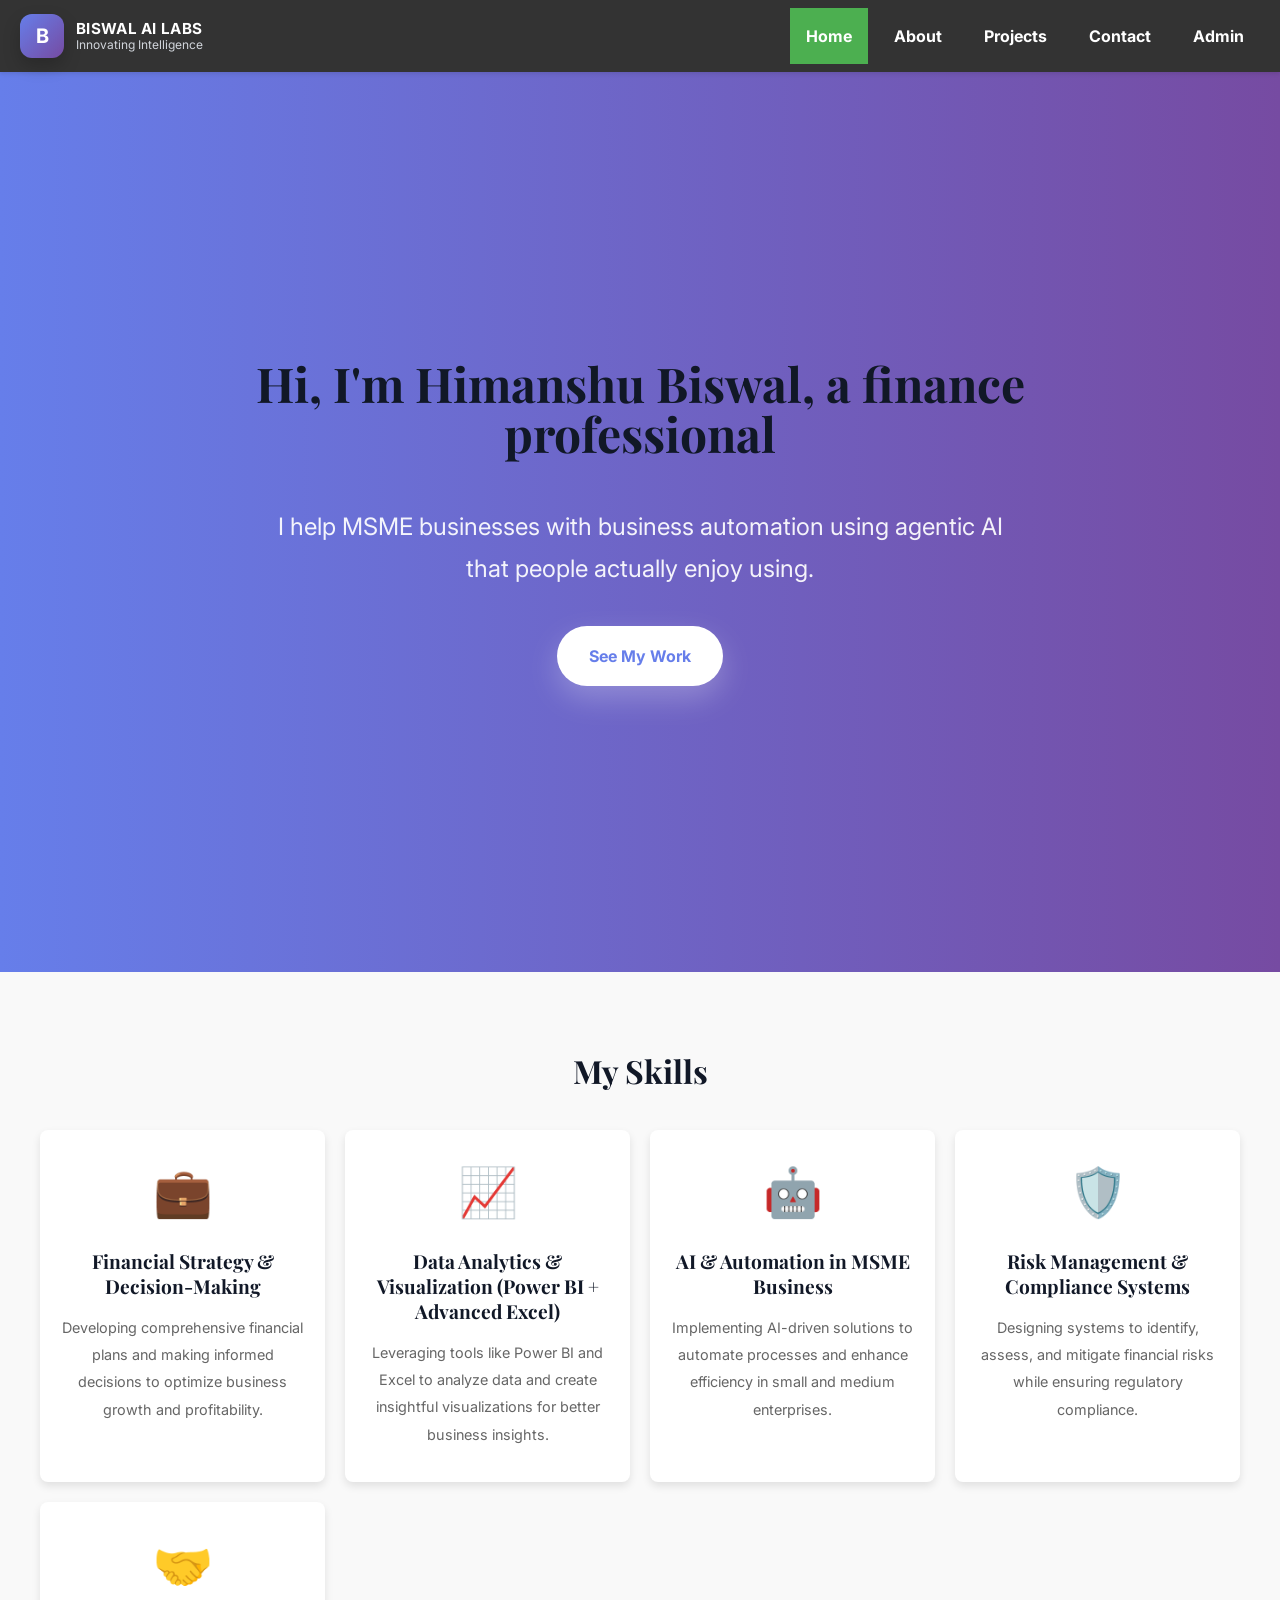
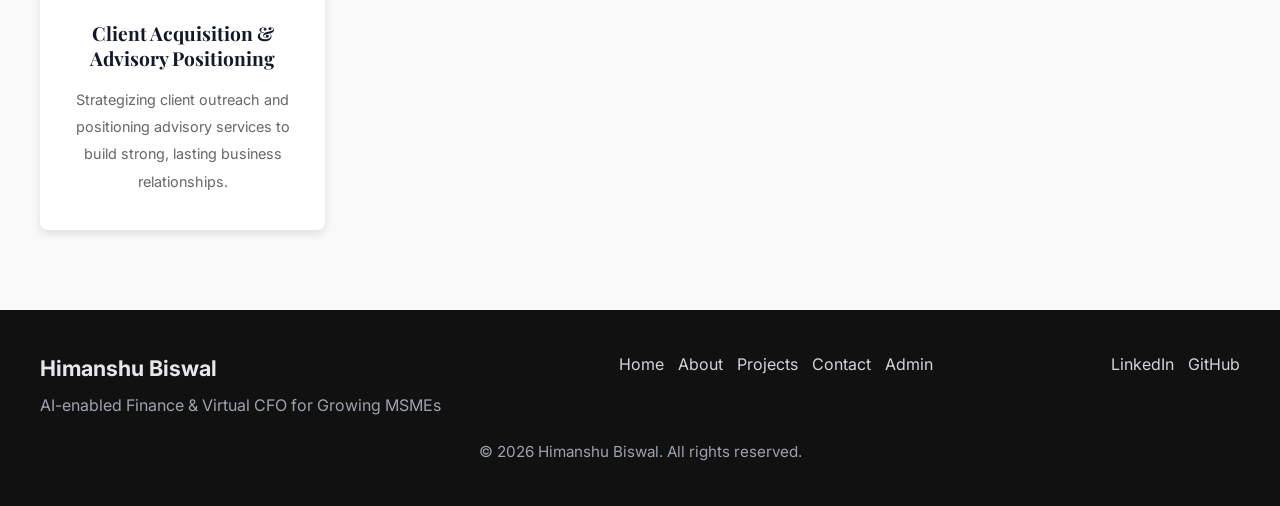
<file: index.html>
<!-- This declaration tells the browser that this is an HTML5 document -->
<!DOCTYPE html>

<!-- The <html> tag is the root element of the entire HTML document. The 'lang="en"' attribute specifies that the content is in English -->
<html lang="en">

<!-- The <head> section contains meta-information about the document, like the title and links to stylesheets or scripts -->
<head>
    <!-- This meta tag sets the character encoding to UTF-8, which supports most characters and symbols -->
    <meta charset="UTF-8">
    <!-- This meta tag makes the website responsive, meaning it adjusts to different screen sizes like phones and tablets -->
    <meta name="viewport" content="width=device-width, initial-scale=1.0">
    <!-- The <title> tag sets the title that appears in the browser tab -->
    <title>Himanshu Biswal - Finance Professional Portfolio</title>
    <!-- This <link> tag connects the HTML file to an external CSS file called 'styles.css' for styling the page -->
    <link rel="stylesheet" href="styles.css">
</head>

<!-- The <body> section contains all the visible content of the webpage, like text, images, and other elements -->
<body>
    <header class="site-header">
        <a href="index.html" class="site-logo">
            <div class="logo-mark">B</div>
            <div class="logo-text">
                <span class="logo-title">BISWAL AI LABS</span>
                <span class="logo-subtitle">Innovating Intelligence</span>
            </div>
        </a>
        <button class="menu-toggle" aria-label="Toggle navigation">☰</button>
        <nav class="site-nav">
            <ul>
                <li><a href="index.html" class="active">Home</a></li>
                <li><a href="about.html">About</a></li>
                <li><a href="projects.html">Projects</a></li>
                <li><a href="contact.html">Contact</a></li>
                <li><a href="admin.html">Admin</a></li>
            </ul>
        </nav>
    </header>
    <!-- Home section -->
    <section id="home">
        <!-- Hero section with headline, subheadline, and CTA button -->
        <div class="hero">
            <h1>Hi, I'm Himanshu Biswal, a finance professional</h1>
            <p>I help MSME businesses with business automation using agentic AI that people actually enjoy using.</p>
            <a href="projects.html" class="cta-button">See My Work</a>
        </div>
        <!-- Skills section -->
        <div class="skills">
            <h2>My Skills</h2>
            <div class="skills-grid">
                <div class="skill-card">
                    <div class="icon">💼</div>
                    <h3>Financial Strategy & Decision-Making</h3>
                    <p>Developing comprehensive financial plans and making informed decisions to optimize business growth and profitability.</p>
                </div>
                <div class="skill-card">
                    <div class="icon">📈</div>
                    <h3>Data Analytics & Visualization (Power BI + Advanced Excel)</h3>
                    <p>Leveraging tools like Power BI and Excel to analyze data and create insightful visualizations for better business insights.</p>
                </div>
                <div class="skill-card">
                    <div class="icon">🤖</div>
                    <h3>AI & Automation in MSME Business</h3>
                    <p>Implementing AI-driven solutions to automate processes and enhance efficiency in small and medium enterprises.</p>
                </div>
                <div class="skill-card">
                    <div class="icon">🛡️</div>
                    <h3>Risk Management & Compliance Systems</h3>
                    <p>Designing systems to identify, assess, and mitigate financial risks while ensuring regulatory compliance.</p>
                </div>
                <div class="skill-card">
                    <div class="icon">🤝</div>
                    <h3>Client Acquisition & Advisory Positioning</h3>
                    <p>Strategizing client outreach and positioning advisory services to build strong, lasting business relationships.</p>
                </div>
            </div>
        </div>
    </section>

    <footer class="site-footer">
        <div class="footer-content">
            <div class="footer-brand">
                <p class="footer-name">Himanshu Biswal</p>
                <p class="footer-tagline">AI-enabled Finance & Virtual CFO for Growing MSMEs</p>
            </div>
            <div class="footer-nav">
                <a href="index.html">Home</a>
                <a href="about.html">About</a>
                <a href="projects.html">Projects</a>
                <a href="contact.html">Contact</a>
                <a href="admin.html">Admin</a>
            </div>
            <div class="footer-social">
                <a href="https://linkedin.com/in/himanshu-biswal-finance" target="_blank" rel="noopener">LinkedIn</a>
                <a href="https://github.com/himanshubiswal" target="_blank" rel="noopener">GitHub</a>
            </div>
        </div>
        <div class="footer-copy">© 2026 Himanshu Biswal. All rights reserved.</div>
    </footer>

    <!-- This <script> tag links to an external JavaScript file called 'script.js' for adding interactive features -->
    <script src="script.js"></script>
</body>

<!-- Closes the <html> tag, ending the document -->
</html>
</file>
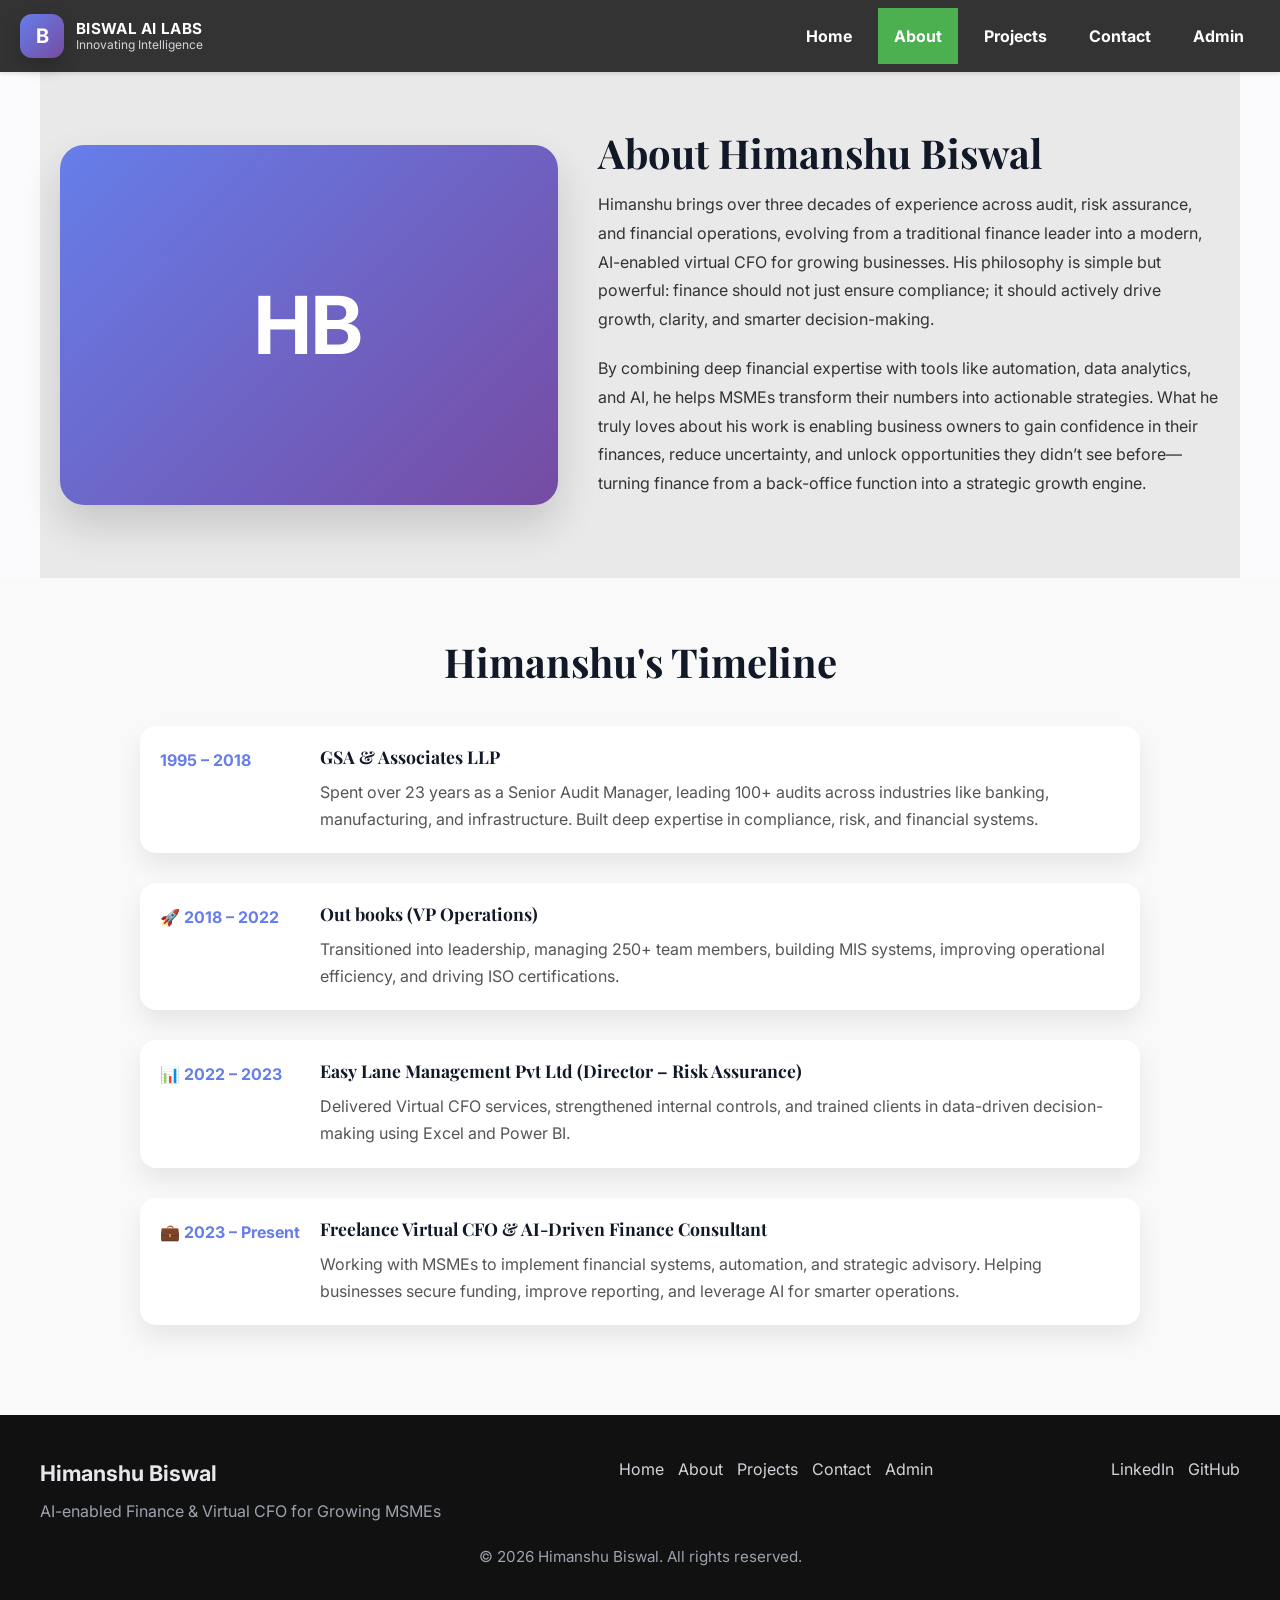
<file: about.html>
<!DOCTYPE html>
<html lang="en">
<head>
    <meta charset="UTF-8">
    <meta name="viewport" content="width=device-width, initial-scale=1.0">
    <title>About Himanshu Biswal</title>
    <link rel="stylesheet" href="styles.css">
</head>
<body>
    <header class="site-header">
        <a href="index.html" class="site-logo">
            <div class="logo-mark">B</div>
            <div class="logo-text">
                <span class="logo-title">BISWAL AI LABS</span>
                <span class="logo-subtitle">Innovating Intelligence</span>
            </div>
        </a>
        <button class="menu-toggle" aria-label="Toggle navigation">☰</button>
        <nav class="site-nav">
            <ul>
                <li><a href="index.html">Home</a></li>
                <li><a href="about.html" class="active">About</a></li>
                <li><a href="projects.html">Projects</a></li>
                <li><a href="contact.html">Contact</a></li>
                <li><a href="admin.html">Admin</a></li>
            </ul>
        </nav>
    </header>

    <section id="about" class="about-intro">
        <div class="profile-placeholder">HB</div>
        <div class="about-content">
            <h1>About Himanshu Biswal</h1>
            <p>Himanshu brings over three decades of experience across audit, risk assurance, and financial operations, evolving from a traditional finance leader into a modern, AI-enabled virtual CFO for growing businesses. His philosophy is simple but powerful: finance should not just ensure compliance; it should actively drive growth, clarity, and smarter decision-making.</p>
            <p>By combining deep financial expertise with tools like automation, data analytics, and AI, he helps MSMEs transform their numbers into actionable strategies. What he truly loves about his work is enabling business owners to gain confidence in their finances, reduce uncertainty, and unlock opportunities they didn’t see before—turning finance from a back-office function into a strategic growth engine.</p>
        </div>
    </section>

    <section class="timeline">
        <h2>Himanshu's Timeline</h2>
        <div class="timeline-item">
            <div class="timeline-icon">1995 – 2018</div>
            <div>
                <h3>GSA & Associates LLP</h3>
                <p>Spent over 23 years as a Senior Audit Manager, leading 100+ audits across industries like banking, manufacturing, and infrastructure. Built deep expertise in compliance, risk, and financial systems.</p>
            </div>
        </div>
        <div class="timeline-item">
            <div class="timeline-icon">🚀 2018 – 2022</div>
            <div>
                <h3>Out books (VP Operations)</h3>
                <p>Transitioned into leadership, managing 250+ team members, building MIS systems, improving operational efficiency, and driving ISO certifications.</p>
            </div>
        </div>
        <div class="timeline-item">
            <div class="timeline-icon">📊 2022 – 2023</div>
            <div>
                <h3>Easy Lane Management Pvt Ltd (Director – Risk Assurance)</h3>
                <p>Delivered Virtual CFO services, strengthened internal controls, and trained clients in data-driven decision-making using Excel and Power BI.</p>
            </div>
        </div>
        <div class="timeline-item">
            <div class="timeline-icon">💼 2023 – Present</div>
            <div>
                <h3>Freelance Virtual CFO & AI-Driven Finance Consultant</h3>
                <p>Working with MSMEs to implement financial systems, automation, and strategic advisory. Helping businesses secure funding, improve reporting, and leverage AI for smarter operations.</p>
            </div>
        </div>
    </section>

    <footer class="site-footer">
        <div class="footer-content">
            <div class="footer-brand">
                <p class="footer-name">Himanshu Biswal</p>
                <p class="footer-tagline">AI-enabled Finance & Virtual CFO for Growing MSMEs</p>
            </div>
            <div class="footer-nav">
                <a href="index.html">Home</a>
                <a href="about.html">About</a>
                <a href="projects.html">Projects</a>
                <a href="contact.html">Contact</a>
                <a href="admin.html">Admin</a>
            </div>
            <div class="footer-social">
                <a href="https://linkedin.com/in/himanshu-biswal-finance" target="_blank" rel="noopener">LinkedIn</a>
                <a href="https://github.com/himanshubiswal" target="_blank" rel="noopener">GitHub</a>
            </div>
        </div>
        <div class="footer-copy">© 2026 Himanshu Biswal. All rights reserved.</div>
    </footer>

    <script src="script.js"></script>
</body>
</html>
</file>
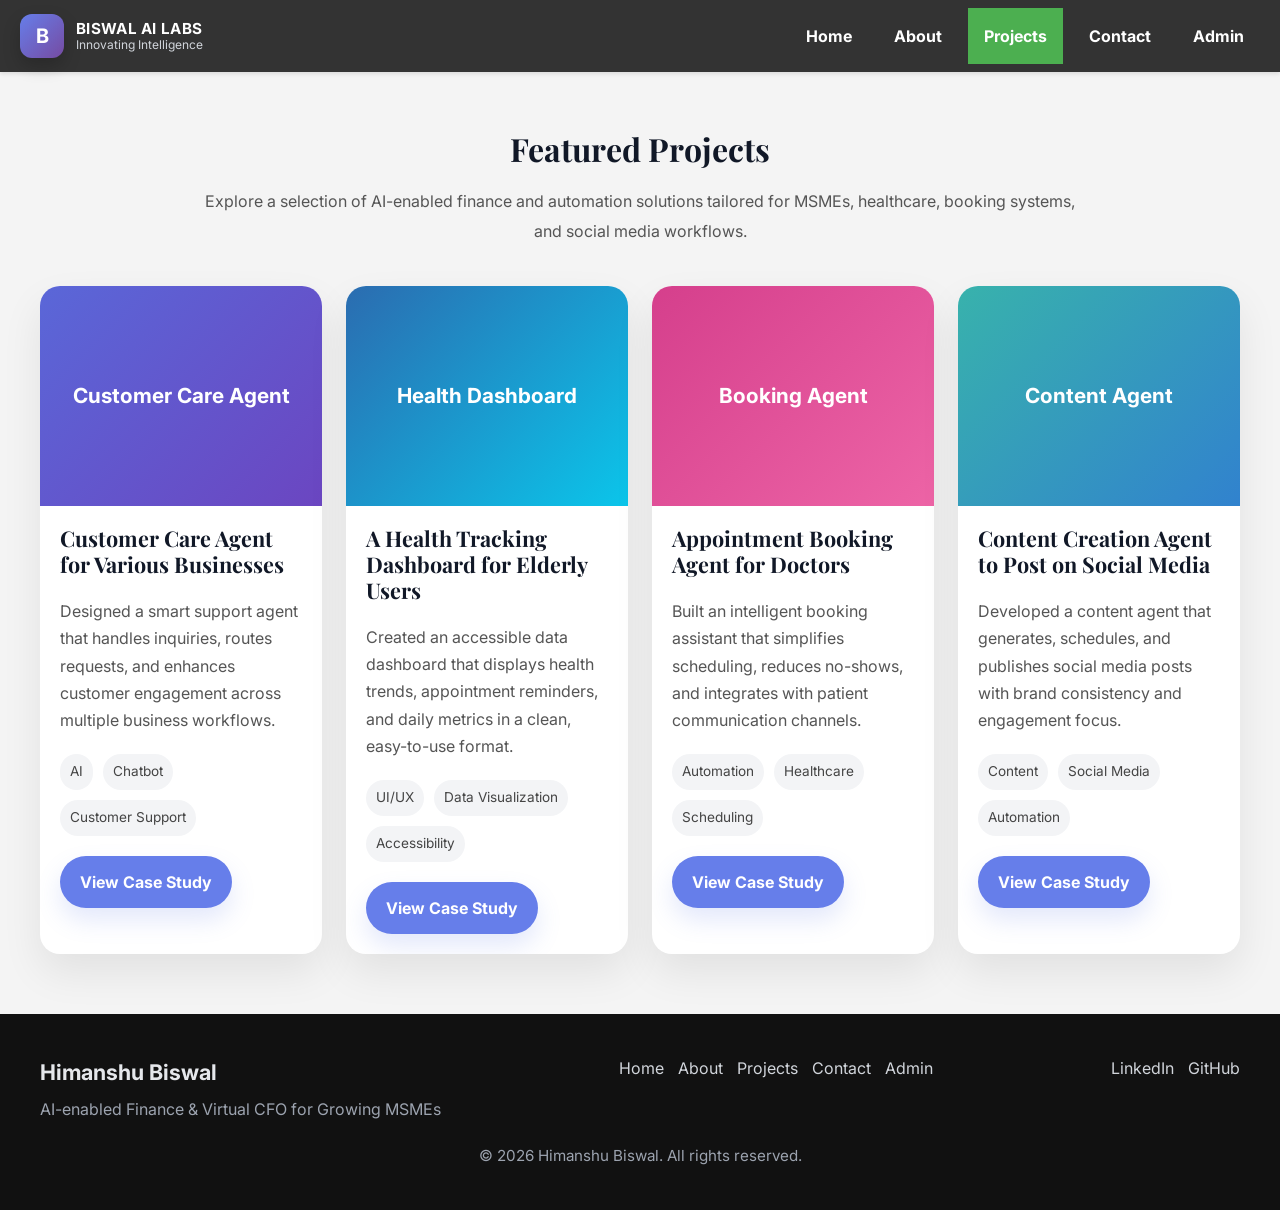
<file: projects.html>
<!DOCTYPE html>
<html lang="en">
<head>
    <meta charset="UTF-8">
    <meta name="viewport" content="width=device-width, initial-scale=1.0">
    <title>Projects | Himanshu Biswal</title>
    <link rel="stylesheet" href="styles.css">
</head>
<body>
    <header class="site-header">
        <a href="index.html" class="site-logo">
            <div class="logo-mark">B</div>
            <div class="logo-text">
                <span class="logo-title">BISWAL AI LABS</span>
                <span class="logo-subtitle">Innovating Intelligence</span>
            </div>
        </a>
        <button class="menu-toggle" aria-label="Toggle navigation">☰</button>
        <nav class="site-nav">
            <ul>
                <li><a href="index.html">Home</a></li>
                <li><a href="about.html">About</a></li>
                <li><a href="projects.html" class="active">Projects</a></li>
                <li><a href="contact.html">Contact</a></li>
                <li><a href="admin.html">Admin</a></li>
            </ul>
        </nav>
    </header>

    <section id="projects" class="projects-gallery">
        <div class="section-header">
            <h1>Featured Projects</h1>
            <p>Explore a selection of AI-enabled finance and automation solutions tailored for MSMEs, healthcare, booking systems, and social media workflows.</p>
        </div>

        <div class="projects-grid">
            <article class="project-card">
                <div class="project-image gradient-1">
                    <div class="project-image-label">Customer Care Agent</div>
                </div>
                <h2>Customer Care Agent for Various Businesses</h2>
                <p>Designed a smart support agent that handles inquiries, routes requests, and enhances customer engagement across multiple business workflows.</p>
                <div class="project-tags">
                    <span>AI</span>
                    <span>Chatbot</span>
                    <span>Customer Support</span>
                </div>
                <a href="#" class="secondary-button">View Case Study</a>
            </article>

            <article class="project-card">
                <div class="project-image gradient-2">
                    <div class="project-image-label">Health Dashboard</div>
                </div>
                <h2>A Health Tracking Dashboard for Elderly Users</h2>
                <p>Created an accessible data dashboard that displays health trends, appointment reminders, and daily metrics in a clean, easy-to-use format.</p>
                <div class="project-tags">
                    <span>UI/UX</span>
                    <span>Data Visualization</span>
                    <span>Accessibility</span>
                </div>
                <a href="#" class="secondary-button">View Case Study</a>
            </article>

            <article class="project-card">
                <div class="project-image gradient-3">
                    <div class="project-image-label">Booking Agent</div>
                </div>
                <h2>Appointment Booking Agent for Doctors</h2>
                <p>Built an intelligent booking assistant that simplifies scheduling, reduces no-shows, and integrates with patient communication channels.</p>
                <div class="project-tags">
                    <span>Automation</span>
                    <span>Healthcare</span>
                    <span>Scheduling</span>
                </div>
                <a href="#" class="secondary-button">View Case Study</a>
            </article>

            <article class="project-card">
                <div class="project-image gradient-4">
                    <div class="project-image-label">Content Agent</div>
                </div>
                <h2>Content Creation Agent to Post on Social Media</h2>
                <p>Developed a content agent that generates, schedules, and publishes social media posts with brand consistency and engagement focus.</p>
                <div class="project-tags">
                    <span>Content</span>
                    <span>Social Media</span>
                    <span>Automation</span>
                </div>
                <a href="#" class="secondary-button">View Case Study</a>
            </article>
        </div>
    </section>

    <footer class="site-footer">
        <div class="footer-content">
            <div class="footer-brand">
                <p class="footer-name">Himanshu Biswal</p>
                <p class="footer-tagline">AI-enabled Finance & Virtual CFO for Growing MSMEs</p>
            </div>
            <div class="footer-nav">
                <a href="index.html">Home</a>
                <a href="about.html">About</a>
                <a href="projects.html">Projects</a>
                <a href="contact.html">Contact</a>
                <a href="admin.html">Admin</a>
            </div>
            <div class="footer-social">
                <a href="https://linkedin.com/in/himanshu-biswal-finance" target="_blank" rel="noopener">LinkedIn</a>
                <a href="https://github.com/himanshubiswal" target="_blank" rel="noopener">GitHub</a>
            </div>
        </div>
        <div class="footer-copy">© 2026 Himanshu Biswal. All rights reserved.</div>
    </footer>

    <script src="script.js"></script>
</body>
</html>
</file>
<file: styles.css>
@import url('https://fonts.googleapis.com/css2?family=Inter:wght@400;500;600;700&family=Playfair+Display:wght@600;700&display=swap');

/* Styles for Himanshu's Portfolio */

*, *::before, *::after {
    box-sizing: border-box;
}

:root {
    font-family: 'Inter', sans-serif;
    font-size: 16px;
    line-height: 1.75;
    color: #111827;
    background-color: #fbfbfd;
}

body {
    margin: 0;
    min-height: 100vh;
    font-family: inherit;
    font-size: 1rem;
    line-height: 1.75;
    color: inherit;
    background-color: inherit;
}

h1, h2, h3, h4, h5, h6 {
    font-family: 'Playfair Display', serif;
    color: #111827;
    margin: 0;
}

h1 {
    font-size: 3rem;
    line-height: 1.05;
}

h2 {
    font-size: 2rem;
    line-height: 1.2;
}

h3 {
    font-size: 1.5rem;
    line-height: 1.3;
}

/* Site header styles */
.site-header {
    position: sticky;
    top: 0;
    z-index: 100;
    display: flex;
    align-items: center;
    justify-content: space-between;
    background-color: #333;
    box-shadow: 0 2px 4px rgba(0,0,0,0.1);
    padding: 0 20px;
    min-height: 72px;
}

.site-logo {
    display: flex;
    align-items: center;
    gap: 12px;
    color: white;
    text-decoration: none;
    padding: 12px 0;
    flex-shrink: 0;
}

.menu-toggle {
    display: none;
    background: none;
    border: none;
    color: white;
    font-size: 1.9rem;
    cursor: pointer;
    padding: 12px;
}

.site-nav {
    flex: 1;
    display: flex;
    justify-content: flex-end;
}

.site-nav ul {
    list-style: none;
    display: flex;
    justify-content: flex-end;
    gap: 10px;
    margin: 0;
    padding: 0;
}

.site-nav li {
    flex: none;
}

.logo-mark {
    width: 44px;
    height: 44px;
    border-radius: 12px;
    background: linear-gradient(135deg, #667eea, #764ba2);
    display: flex;
    align-items: center;
    justify-content: center;
    font-size: 1.25rem;
    font-weight: bold;
    box-shadow: 0 8px 18px rgba(0, 0, 0, 0.2);
}

.logo-text {
    display: flex;
    flex-direction: column;
    line-height: 1.1;
}

.logo-title {
    font-size: 0.95rem;
    font-weight: bold;
    letter-spacing: 0.02em;
}

.logo-subtitle {
    font-size: 0.75rem;
    color: #d1d5db;
}

@media (max-width: 768px) {
    .site-header {
        padding: 0 16px;
    }

    .menu-toggle {
        display: block;
    }

    .site-nav {
        position: absolute;
        left: 0;
        right: 0;
        top: 72px;
        background-color: #333;
        overflow: hidden;
        max-height: 0;
        transition: max-height 0.3s ease;
        z-index: 99;
    }

    .site-nav.open {
        max-height: 280px;
    }

    .site-nav ul {
        flex-direction: column;
        align-items: stretch;
        gap: 0;
    }

    .site-nav li {
        width: 100%;
    }

    .site-nav a {
        width: 100%;
        text-align: left;
        padding: 14px 20px;
        border-top: 1px solid rgba(255,255,255,0.08);
    }

    nav a:hover,
    nav a.active {
        background-color: rgba(255,255,255,0.08);
    }
}

nav a {
    display: block; /* Makes the entire area clickable */
    color: white; /* White text for contrast */
    text-align: center; /* Centers the text */
    padding: 14px 16px; /* Adds padding for better clickability and spacing */
    text-decoration: none; /* Removes underline from links */
    font-weight: bold; /* Makes text bold for emphasis */
    transition: background-color 0.3s; /* Smooth transition for hover effect */
}

nav a:hover {
    background-color: #555; /* Darker background on hover */
}

nav a.active {
    background-color: #4CAF50; /* Green highlight for the active link */
}

@media (max-width: 768px) {
    .projects-grid {
        grid-template-columns: 1fr;
    }

    .contact-grid {
        grid-template-columns: 1fr;
    }

    .hero h1 {
        font-size: 2.3rem;
    }

    .hero p {
        font-size: 1.15rem;
        max-width: 100%;
    }

    .footer-content {
        flex-direction: column;
        align-items: stretch;
    }
}

/* Section styles */
section {
    padding: 80px 20px;
    box-sizing: border-box;
}

@media (max-width: 900px) {
    section {
        padding: 60px 16px;
    }
}

#home {
    min-height: 100vh;
    background: linear-gradient(to right, #667eea, #764ba2);
    color: white;
    padding: 0;
}

.hero {
    display: flex;
    flex-direction: column;
    justify-content: center;
    align-items: center;
    min-height: 100vh;
    text-align: center;
    max-width: 900px;
    padding: 40px 20px;
    margin: 0 auto;
}

.hero h1 {
    font-size: 3rem;
    margin-bottom: 24px;
}

.hero p {
    font-size: 1.5rem;
    max-width: 760px;
    margin-bottom: 36px;
    color: rgba(255,255,255,0.92);
}

.cta-button,
.secondary-button,
.submit-button {
    display: inline-block;
    background-color: #667eea;
    color: white;
    padding: 16px 32px;
    text-decoration: none;
    border-radius: 999px;
    font-weight: 700;
    border: none;
    cursor: pointer;
    transition: background-color 0.3s, transform 0.2s, box-shadow 0.2s;
    box-shadow: 0 12px 24px rgba(102, 126, 234, 0.18);
}

.cta-button {
    background-color: #ffffff;
    color: #667eea;
    box-shadow: 0 12px 30px rgba(255,255,255,0.25);
}

.cta-button:hover,
.secondary-button:hover,
.submit-button:hover {
    transform: translateY(-2px);
    background-color: #5661d1;
}

.cta-button:hover {
    background-color: #f4f4ff;
}

/* Skills section styles */
.skills {
    background-color: #f9f9f9;
    padding: 80px 20px;
}

.skills h2 {
    text-align: center;
    margin-bottom: 40px;
    font-size: 2rem;
}

.skills p,
.project-card p,
.timeline-item p,
.contact-form-wrapper p,
.section-header p,
.about-content p {
    font-size: 1rem;
    line-height: 1.9;
}

.skills-grid {
    display: grid; /* Uses CSS grid for layout */
    grid-template-columns: repeat(auto-fit, minmax(250px, 1fr)); /* Responsive columns */
    gap: 20px; /* Spacing between cards */
    max-width: 1200px; /* Limits width */
    margin: 0 auto; /* Centers the grid */
}

.skill-card {
    background: white; /* White background for cards */
    padding: 20px; /* Padding inside cards */
    box-shadow: 0 4px 8px rgba(0,0,0,0.1); /* Subtle shadow */
    border-radius: 8px; /* Rounded corners */
    text-align: center; /* Centers content */
    transition: transform 0.3s; /* Smooth hover transition */
}

.skill-card:hover {
    transform: translateY(-5px); /* Lifts card on hover */
}

.skill-card .icon {
    font-size: 3rem; /* Large emoji icon */
    margin-bottom: 15px; /* Spacing below icon */
}

.skill-card h3 {
    margin-bottom: 10px; /* Spacing below title */
    font-size: 1.2rem; /* Title size */
}

.skill-card p {
    color: #666; /* Grey text for description */
    font-size: 0.9rem; /* Smaller description text */
}

#about {
    background-color: #e9e9e9; /* Slightly different background */
}

#projects {
    background-color: #f4f4f4;
}

.projects-gallery {
    padding: 60px 20px;
}

.section-header {
    max-width: 900px;
    margin: 0 auto 40px;
    text-align: center;
}

.section-header h1 {
    font-size: 2rem;
    margin-bottom: 20px;
}

.section-header p {
    color: #555;
    font-size: 1rem;
    line-height: 1.9;
}

.projects-grid {
    display: grid;
    grid-template-columns: repeat(auto-fit, minmax(280px, 1fr));
    gap: 24px;
    max-width: 1200px;
    margin: 0 auto;
}

.project-card {
    background: white;
    border-radius: 20px;
    overflow: hidden;
    box-shadow: 0 18px 40px rgba(0, 0, 0, 0.08);
    transform: translateY(10px);
    opacity: 0;
    animation: fadeInUp 0.7s ease forwards;
}

.project-card:nth-child(1) {
    animation-delay: 0.1s;
}

.project-card:nth-child(2) {
    animation-delay: 0.2s;
}

.project-card:nth-child(3) {
    animation-delay: 0.3s;
}

.project-card:nth-child(4) {
    animation-delay: 0.4s;
}

.project-image {
    min-height: 220px;
    display: grid;
    place-items: center;
    position: relative;
}

.project-image-label {
    color: white;
    font-size: 1.3rem;
    font-weight: bold;
    text-align: center;
    padding: 0 15px;
}

.gradient-1 {
    background: linear-gradient(135deg, #5a67d8, #6b46c1);
}

.gradient-2 {
    background: linear-gradient(135deg, #2b6cb0, #0bc5ea);
}

.gradient-3 {
    background: linear-gradient(135deg, #d53f8c, #ed64a6);
}

.gradient-4 {
    background: linear-gradient(135deg, #38b2ac, #3182ce);
}

.project-card h2 {
    margin: 20px;
    font-size: 1.35rem;
}

.project-card p {
    margin: 0 20px 20px;
    color: #555;
    line-height: 1.7;
}

.project-tags {
    display: flex;
    flex-wrap: wrap;
    gap: 10px;
    margin: 0 20px 20px;
}

.project-tags span {
    display: inline-block;
    padding: 6px 10px;
    border-radius: 999px;
    background-color: #f3f4f6;
    color: #444;
    font-size: 0.85rem;
}

.secondary-button {
    display: inline-block;
    margin: 0 20px 20px;
    padding: 12px 20px;
    background-color: #667eea;
    color: white;
    text-decoration: none;
    border-radius: 999px;
    font-weight: bold;
    transition: transform 0.2s, background-color 0.2s;
}

.secondary-button:hover {
    background-color: #5661d1;
    transform: translateY(-2px);
}

@keyframes fadeInUp {
    from {
        opacity: 0;
        transform: translateY(20px);
    }
    to {
        opacity: 1;
        transform: translateY(0);
    }
}

#contact {
    background-color: #e9e9e9;
}

.contact-section {
    background-color: #f9f9f9;
    padding: 60px 20px;
    width: 100%;
    max-width: 1200px;
    margin: 0 auto;
}

.contact-grid {
    display: grid;
    grid-template-columns: 1.5fr 1fr;
    gap: 40px;
    max-width: 1200px;
    margin: 0 auto;
    align-items: start;
}

.contact-form-wrapper {
    background: white;
    padding: 40px;
    border-radius: 24px;
    box-shadow: 0 24px 60px rgba(0,0,0,0.08);
}

.contact-form-wrapper label {
    display: block;
    margin-bottom: 8px;
    font-weight: bold;
    color: #222;
}

.contact-form-wrapper input,
.contact-form-wrapper select,
.contact-form-wrapper textarea {
    width: 100%;
    padding: 14px 16px;
    margin-bottom: 20px;
    border: 1px solid #d1d5db;
    border-radius: 12px;
    background-color: #fafafa;
    font-size: 1rem;
    transition: border-color 0.3s, box-shadow 0.3s;
}

.contact-form-wrapper input:focus,
.contact-form-wrapper select:focus,
.contact-form-wrapper textarea:focus {
    outline: none;
    border-color: #667eea;
    box-shadow: 0 0 0 4px rgba(102, 126, 234, 0.14);
}

.submit-button {
    display: inline-block;
    background-color: #667eea;
    color: white;
    border: none;
    padding: 15px 28px;
    border-radius: 999px;
    font-size: 1rem;
    font-weight: bold;
    cursor: pointer;
    transition: background-color 0.3s, transform 0.2s;
    position: relative;
}

.submit-button:disabled {
    cursor: not-allowed;
    opacity: 0.7;
}

.submit-button:hover {
    background-color: #5661d1;
    transform: translateY(-2px);
}

.spinner {
    width: 20px;
    height: 20px;
    border: 2px solid #ffffff;
    border-top: 2px solid transparent;
    border-radius: 50%;
    animation: spin 1s linear infinite;
    position: absolute;
    top: 50%;
    left: 50%;
    transform: translate(-50%, -50%);
}

.button-text {
    display: inline;
}

.submit-button.loading .button-text {
    visibility: hidden;
}

@keyframes spin {
    0% { transform: translate(-50%, -50%) rotate(0deg); }
    100% { transform: translate(-50%, -50%) rotate(360deg); }
}

.success-message {
    margin-top: 24px;
    padding: 18px 22px;
    border-radius: 14px;
    background-color: #ecfdf5;
    color: #164e2a;
    border: 1px solid #a7f3d0;
}

.error-message {
    margin-top: 24px;
    padding: 18px 22px;
    border-radius: 14px;
    background-color: #fef2f2;
    color: #991b1b;
    border: 1px solid #fca5a5;
}

.contact-info {
    background: white;
    padding: 40px;
    border-radius: 24px;
    box-shadow: 0 24px 60px rgba(0,0,0,0.08);
}

.contact-info h2 {
    margin-top: 0;
    font-size: 2rem;
}

.contact-info p {
    color: #333;
    line-height: 1.8;
    margin-bottom: 24px;
    font-size: 1rem;
}

.contact-info a {
    color: #667eea;
    text-decoration: none;
}

.contact-info a:hover {
    text-decoration: underline;
}

@media (max-width: 900px) {
    .contact-grid {
        grid-template-columns: 1fr;
        gap: 20px;
    }
}

.contact-form-wrapper,
.contact-info {
    width: 100%;
}

@media (max-width: 768px) {
    .contact-form-wrapper,
    .contact-info {
        padding: 30px 16px;
    }
}

/* About page layout */
.about-intro {
    display: grid;
    grid-template-columns: 1fr 1.25fr;
    gap: 40px;
    align-items: center;
    max-width: 1200px;
    margin: 0 auto;
    padding: 60px 20px;
}

.profile-placeholder {
    background: linear-gradient(135deg, #667eea, #764ba2);
    color: white;
    border-radius: 24px;
    display: flex;
    align-items: center;
    justify-content: center;
    min-height: 360px;
    font-size: 5rem;
    font-weight: bold;
    box-shadow: 0 20px 40px rgba(0, 0, 0, 0.15);
}

.about-content h1 {
    margin-top: 0;
    font-size: 2.5rem;
}

.about-content p {
    color: #333;
    line-height: 1.8;
    margin-bottom: 20px;
    font-size: 1rem;
}

.timeline {
    background-color: #f9f9f9;
    padding: 60px 20px;
}

.timeline h2 {
    text-align: center;
    font-size: 2.5rem;
    margin-bottom: 40px;
}

.timeline-item {
    display: grid;
    grid-template-columns: auto 1fr;
    gap: 20px;
    align-items: start;
    max-width: 1000px;
    margin: 0 auto 30px;
    padding: 20px;
    background: white;
    border-radius: 16px;
    box-shadow: 0 12px 24px rgba(0, 0, 0, 0.08);
}

.timeline-icon {
    font-size: 1rem;
    font-weight: bold;
    color: #667eea;
    min-width: 140px;
}

.timeline-item h3 {
    margin: 0 0 10px;
    font-size: 1.1rem;
}

.timeline-item p {
    margin: 0;
    color: #555;
    line-height: 1.7;
}

@media (max-width: 900px) {
    .about-intro {
        grid-template-columns: 1fr;
    }

    .timeline-item {
        grid-template-columns: 1fr;
    }

    .timeline-icon {
        min-width: auto;
    }
}

.site-footer {
    background-color: #111;
    color: #e5e7eb;
    padding: 40px 20px;
}

.footer-content {
    display: flex;
    flex-wrap: wrap;
    gap: 30px;
    justify-content: space-between;
    align-items: flex-start;
    max-width: 1200px;
    margin: 0 auto 20px;
}

.footer-brand {
    min-width: 220px;
}

.footer-name {
    margin: 0 0 6px;
    font-size: 1.35rem;
    font-weight: bold;
}

.footer-tagline {
    margin: 0;
    color: #9ca3af;
    line-height: 1.6;
}

.footer-nav,
.footer-social {
    display: flex;
    flex-wrap: wrap;
    gap: 14px;
}

.footer-nav a,
.footer-social a {
    color: #d1d5db;
    text-decoration: none;
    transition: color 0.2s;
}

.footer-nav a:hover,
.footer-social a:hover {
    color: #ffffff;
}

.footer-copy {
    text-align: center;
    color: #9ca3af;
    font-size: 0.95rem;
    max-width: 1200px;
    margin: 0 auto;
}

@media (max-width: 700px) {
    .footer-content {
        flex-direction: column;
        align-items: stretch;
    }

    .footer-nav,
    .footer-social {
        justify-content: flex-start;
    }
}

/* Admin page submission card styles */
.admin-section {
    padding: 60px 20px;
    max-width: 1200px;
    margin: 0 auto;
}

.admin-status {
    margin-bottom: 24px;
    font-size: 1rem;
    color: #374151;
}

.submissions-grid {
    display: grid;
    gap: 20px;
}

.submission-card {
    background: white;
    border-radius: 24px;
    border: 1px solid #e5e7eb;
    box-shadow: 0 16px 40px rgba(15, 23, 42, 0.06);
    padding: 28px;
    transition: border-color 0.3s, background-color 0.3s;
}

.submission-card.read {
    background-color: #f8fafc;
    border-color: #c7d2fe;
}

.submission-card-header {
    display: flex;
    justify-content: space-between;
    gap: 16px;
    align-items: flex-start;
    margin-bottom: 18px;
}

.submission-meta {
    margin: 0 0 6px;
    color: #6b7280;
    font-size: 0.95rem;
}

.submission-subject {
    margin: 0;
    font-size: 1.3rem;
}

.status-badge {
    display: inline-flex;
    align-items: center;
    justify-content: center;
    padding: 8px 14px;
    border-radius: 999px;
    font-size: 0.85rem;
    font-weight: 700;
    text-transform: uppercase;
}

.status-badge.unread {
    background-color: #fef3c7;
    color: #92400e;
}

.status-badge.read {
    background-color: #dcfce7;
    color: #166534;
}

.submission-details p {
    margin: 0 0 12px;
    color: #334155;
    line-height: 1.8;
}

.submission-details a {
    color: #2563eb;
    text-decoration: none;
}

.submission-details a:hover {
    text-decoration: underline;
}

.submission-message {
    margin: 0 0 20px;
    color: #475569;
    line-height: 1.9;
}

.submission-actions {
    display: flex;
    justify-content: flex-end;
}

.mark-read-button {
    display: inline-flex;
    align-items: center;
    justify-content: center;
    border: none;
    border-radius: 999px;
    padding: 12px 22px;
    background-color: #4f46e5;
    color: white;
    font-weight: 700;
    cursor: pointer;
    transition: background-color 0.3s, transform 0.2s;
}

.mark-read-button:hover:not(:disabled) {
    background-color: #4338ca;
    transform: translateY(-1px);
}

.mark-read-button:disabled {
    opacity: 0.65;
    cursor: not-allowed;
}

.empty-state {
    padding: 32px;
    border-radius: 20px;
    background-color: white;
    border: 1px solid #d1d5db;
    color: #475569;
    text-align: center;
    font-size: 1rem;
}

@media (max-width: 900px) {
    .submission-card-header {
        flex-direction: column;
        align-items: stretch;
    }

    .submission-actions {
        justify-content: stretch;
    }
}
</file>
